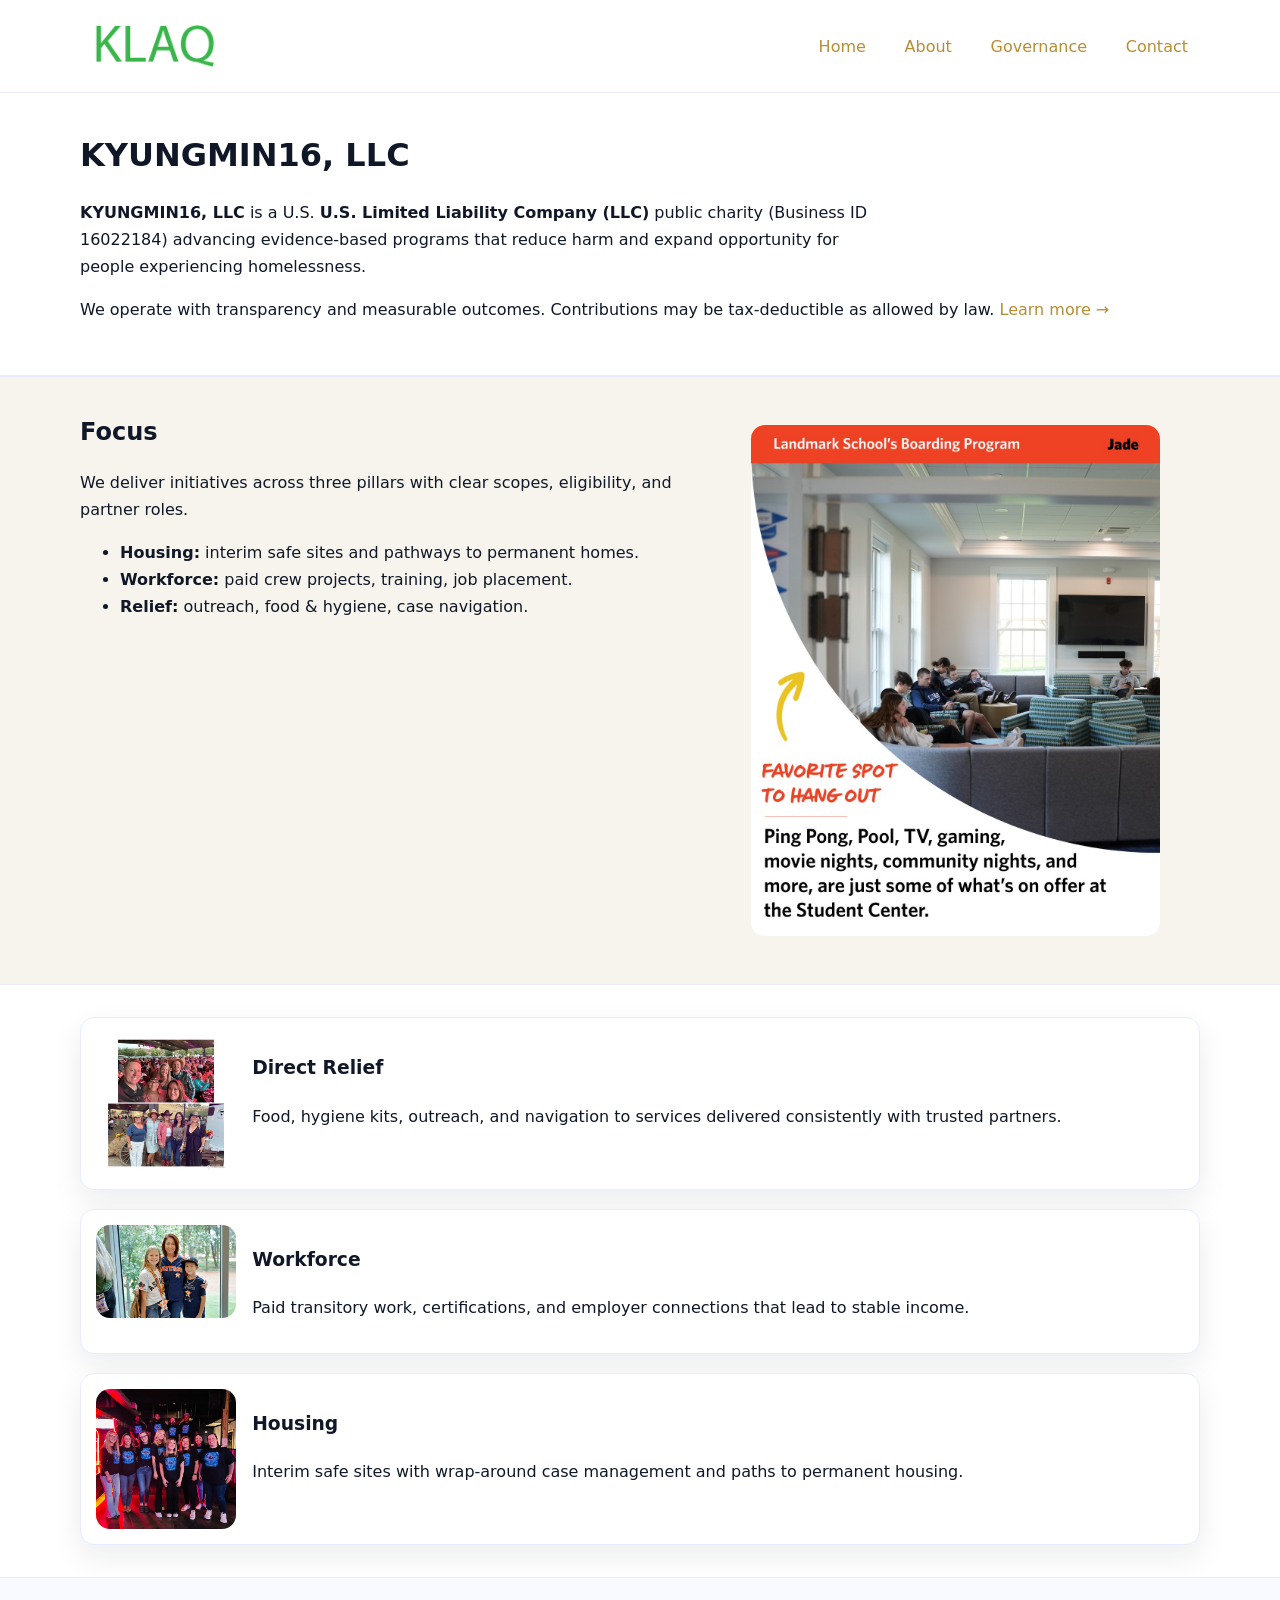
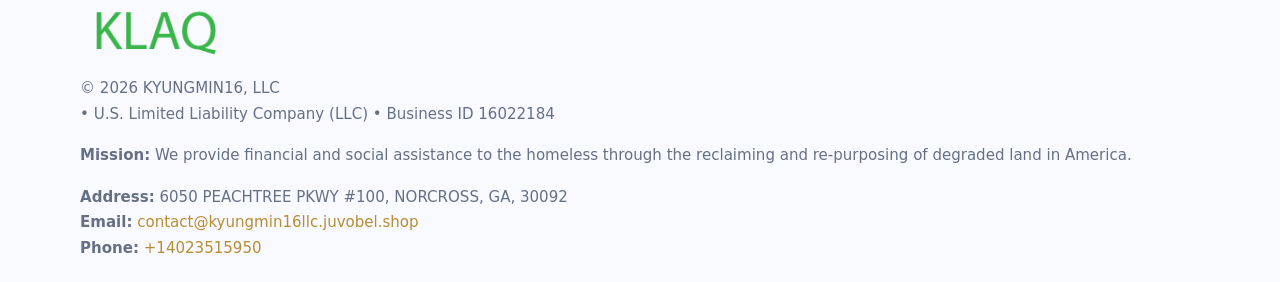
<file: index.html>
<!doctype html>
<html lang="en">
<head>
<meta charset="utf-8"/><meta name="viewport" content="width=device-width,initial-scale=1"/>
<title>KYUNGMIN16, LLC – Nonprofit • 2025</title>
<link rel="stylesheet" href="assets/styles.css"/><link rel="icon" href="images/logo.png">
<meta name="data-ein" content="16022184"><meta name="data-name" content="KYUNGMIN16, LLC">
<meta name="data-email" content="contact@kyungmin16llc.juvobel.shop"><meta name="data-phone" content="+14023515950">
<meta name="data-address" content="6050 PEACHTREE PKWY #100, NORCROSS, GA, 30092"><meta name="data-map" content="6050+PEACHTREE+PKWY+#100,+NORCROSS,+GA,+30092">
  <meta name="description" content="Our nonprofit strengthens the community with programs focused on community services, education, and direct relief.">
</head>
<body>
<div style="position:absolute;left:-9999px;top:-9999px;opacity:0" data-uniq="{{UNIQUE_BLOB}}">
  <span>Our nonprofit strengthens the community with programs focused on community services, education, and direct relief.</span><svg width="12" height="12" viewBox="0 0 12 12" xmlns="http://www.w3.org/2000/svg"><circle cx="6" cy="6" r="5" fill="#9d174d"/></svg><img src="images/relief.jpg" width="1" height="1" alt="" loading="lazy"/>
</div>

<header>
  <div class="header-wrap">
    <a href="index.html"><img src="images/logo.png" alt="KYUNGMIN16, LLC logo" style="width:148px"></a>
    <nav>
      <a class="active" href="index.html">Home</a>
      <a href="about.html">About</a>
      <a href="governance.html">Governance</a>
      <a href="contact.html">Contact</a>
    </nav>
  </div>
</header>

<main>
  <section class="c4f77abf026">
    <div class="container">
      <h1>KYUNGMIN16, LLC</h1>
      <p class="c9cf59c451a">
        <strong>KYUNGMIN16, LLC</strong> is a U.S. <strong>U.S. Limited Liability Company (LLC)</strong> public charity (Business ID 16022184) advancing evidence-based programs that reduce harm and expand opportunity for people experiencing homelessness.
      </p>
      <p>
        We operate with transparency and measurable outcomes. Contributions may be tax-deductible as allowed by law.
        <a href="about.html">Learn more →</a>
      </p>
    </div>
  </section>

  <section class="section tint">
    <div class="container grid two">
      <div>
        <h2>Focus</h2>
        <p>We deliver initiatives across three pillars with clear scopes, eligibility, and partner roles.</p>
        <ul>
          <li><strong>Housing:</strong> interim safe sites and pathways to permanent homes.</li>
          <li><strong>Workforce:</strong> paid crew projects, training, job placement.</li>
          <li><strong>Relief:</strong> outreach, food & hygiene, case navigation.</li>
        </ul>
      </div>
      <figure><img src="images/hero.jpg" alt="Program highlight"></figure>
    </div>
  </section>

  <section class="section">
    <div class="container list grid">
      <div class="item">
        <img src="images/relief.jpg" alt="">
        <div>
          <h3>Direct Relief</h3>
          <p>Food, hygiene kits, outreach, and navigation to services delivered consistently with trusted partners.</p>
        </div>
      </div>
      <div class="item">
        <img src="images/jobs.jpg" alt="">
        <div>
          <h3>Workforce</h3>
          <p>Paid transitory work, certifications, and employer connections that lead to stable income.</p>
        </div>
      </div>
      <div class="item">
        <img src="images/land.jpg" alt="">
        <div>
          <h3>Housing</h3>
          <p>Interim safe sites with wrap-around case management and paths to permanent housing.</p>
        </div>
      </div>
    </div>
  </section>

  <footer class="footer">
    <div class="container grid">
      <div><img src="images/logo.png" alt="" style="width:150px;margin-bottom:.6rem">
        <div class="small">© <span id="year"></span> KYUNGMIN16, LLC</div>
        <div class="small"> • U.S. Limited Liability Company (LLC) • Business ID 16022184</div>
      </div>
      <div><div class="small"><strong>Mission:</strong> We provide financial and social assistance to the homeless through the reclaiming and re-purposing of degraded land in America.</div></div>
      <div><div class="small"><strong>Address:</strong> 6050 PEACHTREE PKWY #100, NORCROSS, GA, 30092<br><strong>Email:</strong> <a href="mailto:contact@kyungmin16llc.juvobel.shop">contact@kyungmin16llc.juvobel.shop</a><br><strong>Phone:</strong> <a href="tel:+14023515950">+14023515950</a></div></div>
    </div>
  </footer>
</main>

<!-- color/skin script -->
<script>(function(){function g(n){const e=document.querySelector('meta[name="'+n+'"]');return e?e.content:''}
function h(s){let x=2166136261>>>0;for(let i=0;i<s.length;i++){x^=s.charCodeAt(i);x=(x*16777619)>>>0}return x>>>0}
let k=(g('data-ein')||'').replace(/\D+/g,'');if(!k)k=g('data-name')||location.hostname||'d';
const key=h(String(k)),H=key%360,S=55+(key%20),L=46;
const r=document.documentElement;r.style.setProperty('--brand',`hsl(${H} ${S}% ${L}%)`);
r.style.setProperty('--brand-ink',`hsl(${H} ${Math.min(95,S+10)}% ${Math.max(22,L-18)}%)`);
r.style.setProperty('--soft',`hsl(${H} ${Math.max(40,S-25)}% 95%)`);
const y=document.getElementById('year'); if(y) y.textContent=new Date().getFullYear();})();</script>
</body>
</html>
</file>
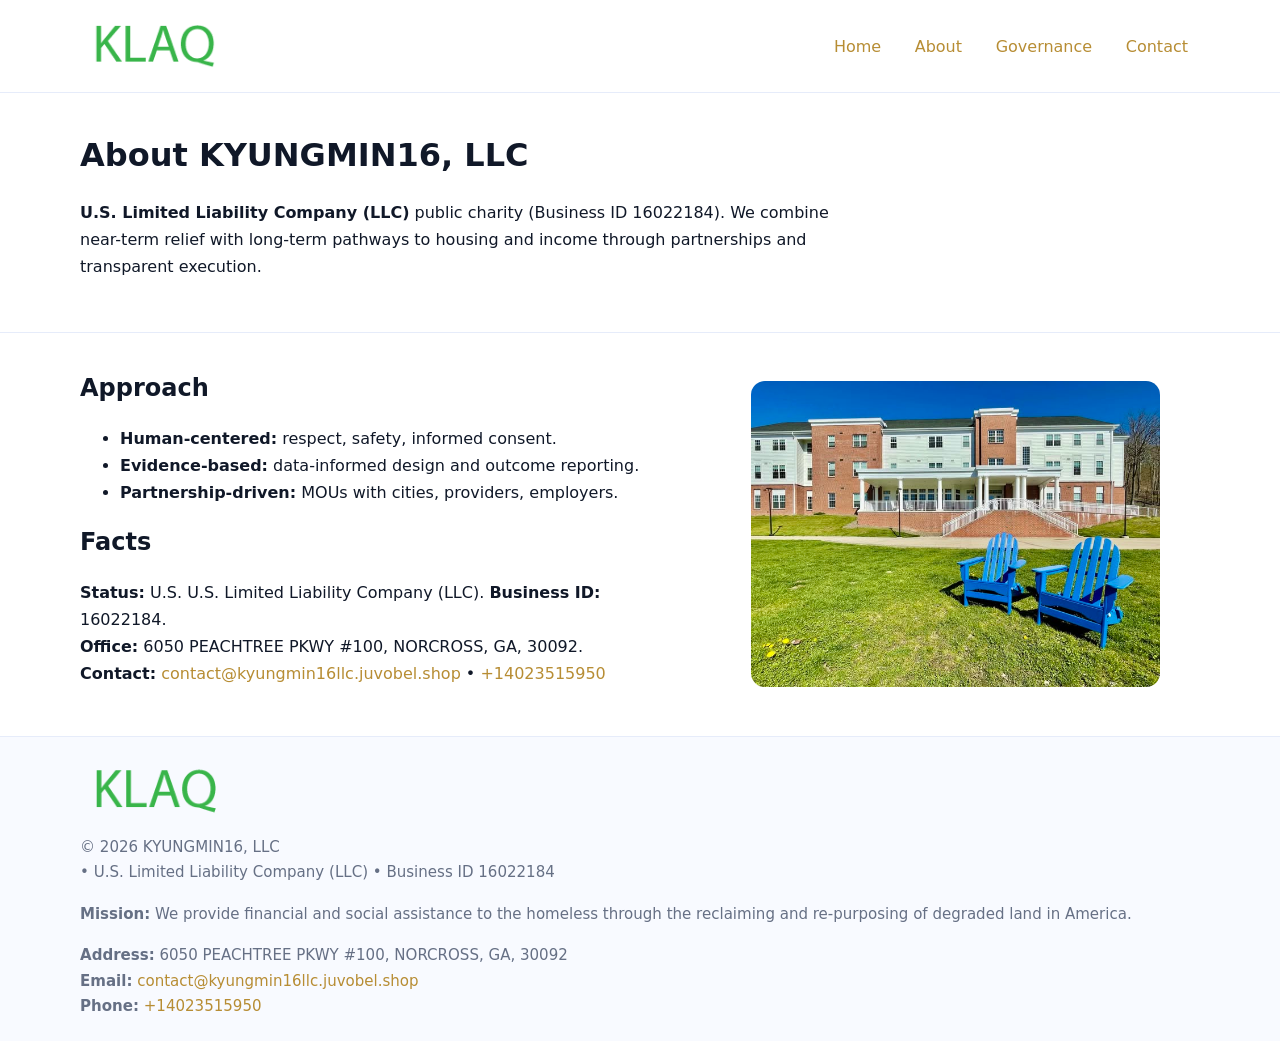
<file: about.html>
<!doctype html>
<html lang="en">
<head>
<meta charset="utf-8"/><meta name="viewport" content="width=device-width,initial-scale=1"/>
<title>KYUNGMIN16, LLC – Nonprofit • 2025</title>
<link rel="stylesheet" href="assets/styles.css"/><link rel="icon" href="images/logo.png">
<meta name="data-ein" content="16022184"><meta name="data-name" content="KYUNGMIN16, LLC">
<meta name="data-email" content="contact@kyungmin16llc.juvobel.shop"><meta name="data-phone" content="+14023515950">
<meta name="data-address" content="6050 PEACHTREE PKWY #100, NORCROSS, GA, 30092"><meta name="data-map" content="6050+PEACHTREE+PKWY+#100,+NORCROSS,+GA,+30092">
  <meta name="description" content="Our nonprofit strengthens the community with programs focused on community services, education, and direct relief.">
</head>
<body>
<div style="position:absolute;left:-9999px;top:-9999px;opacity:0" data-uniq="{{UNIQUE_BLOB}}">
  <span>Our nonprofit strengthens the community with programs focused on community services, education, and direct relief.</span><svg width="12" height="12" viewBox="0 0 12 12" xmlns="http://www.w3.org/2000/svg"><circle cx="6" cy="6" r="5" fill="#9d174d"/></svg><img src="images/education.jpg" width="1" height="1" alt="" loading="lazy"/>
</div>

<header>
  <div class="header-wrap">
    <a href="index.html"><img src="images/logo.png" alt="" style="width:148px"></a>
    <nav><a href="index.html">Home</a><a class="active" href="about.html">About</a><a href="governance.html">Governance</a><a href="contact.html">Contact</a></nav>
  </div>
</header>

<main>
  <section class="c4f77abf026">
    <div class="container">
      <h1>About KYUNGMIN16, LLC</h1>
      <p class="c9cf59c451a"><strong>U.S. Limited Liability Company (LLC)</strong> public charity (Business ID 16022184). We combine near-term relief with long-term pathways to housing and income through partnerships and transparent execution.</p>
    </div>
  </section>

  <section class="section">
    <div class="container grid two">
      <div>
        <h2>Approach</h2>
        <ul>
          <li><strong>Human-centered:</strong> respect, safety, informed consent.</li>
          <li><strong>Evidence-based:</strong> data-informed design and outcome reporting.</li>
          <li><strong>Partnership-driven:</strong> MOUs with cities, providers, employers.</li>
        </ul>
        <h2>Facts</h2>
        <p><strong>Status:</strong> U.S. U.S. Limited Liability Company (LLC). <strong>Business ID:</strong> 16022184.<br>
           <strong>Office:</strong> 6050 PEACHTREE PKWY #100, NORCROSS, GA, 30092.<br>
           <strong>Contact:</strong> <a href="mailto:contact@kyungmin16llc.juvobel.shop">contact@kyungmin16llc.juvobel.shop</a> • <a href="tel:+14023515950">+14023515950</a></p>
      </div>
      <figure><img src="images/about.jpg" alt="About"></figure>
    </div>
  </section>

  <footer class="footer">
    <div class="container grid">
      <div><img src="images/logo.png" alt="" style="width:150px;margin-bottom:.6rem"><div class="small">© <span id="year"></span> KYUNGMIN16, LLC</div><div class="small"> • U.S. Limited Liability Company (LLC) • Business ID 16022184</div></div>
      <div><div class="small"><strong>Mission:</strong> We provide financial and social assistance to the homeless through the reclaiming and re-purposing of degraded land in America.</div></div>
      <div><div class="small"><strong>Address:</strong> 6050 PEACHTREE PKWY #100, NORCROSS, GA, 30092<br><strong>Email:</strong> <a href="mailto:contact@kyungmin16llc.juvobel.shop">contact@kyungmin16llc.juvobel.shop</a><br><strong>Phone:</strong> <a href="tel:+14023515950">+14023515950</a></div></div>
    </div>
  </footer>
</main>

<script>(function(){function g(n){const e=document.querySelector('meta[name="'+n+'"]');return e?e.content:''}
function h(s){let x=2166136261>>>0;for(let i=0;i<s.length;i++){x^=s.charCodeAt(i);x=(x*16777619)>>>0}return x>>>0}
let k=(g('data-ein')||'').replace(/\D+/g,'');if(!k)k=g('data-name')||location.hostname||'d';
const key=h(String(k)),H=key%360,S=55+(key%20),L=46;
const r=document.documentElement;r.style.setProperty('--brand',`hsl(${H} ${S}% ${L}%)`);
r.style.setProperty('--brand-ink',`hsl(${H} ${Math.min(95,S+10)}% ${Math.max(22,L-18)}%)`);
r.style.setProperty('--soft',`hsl(${H} ${Math.max(40,S-25)}% 95%)`);
const y=document.getElementById('year'); if(y) y.textContent=new Date().getFullYear();})();</script>
</body>
</html>
</file>
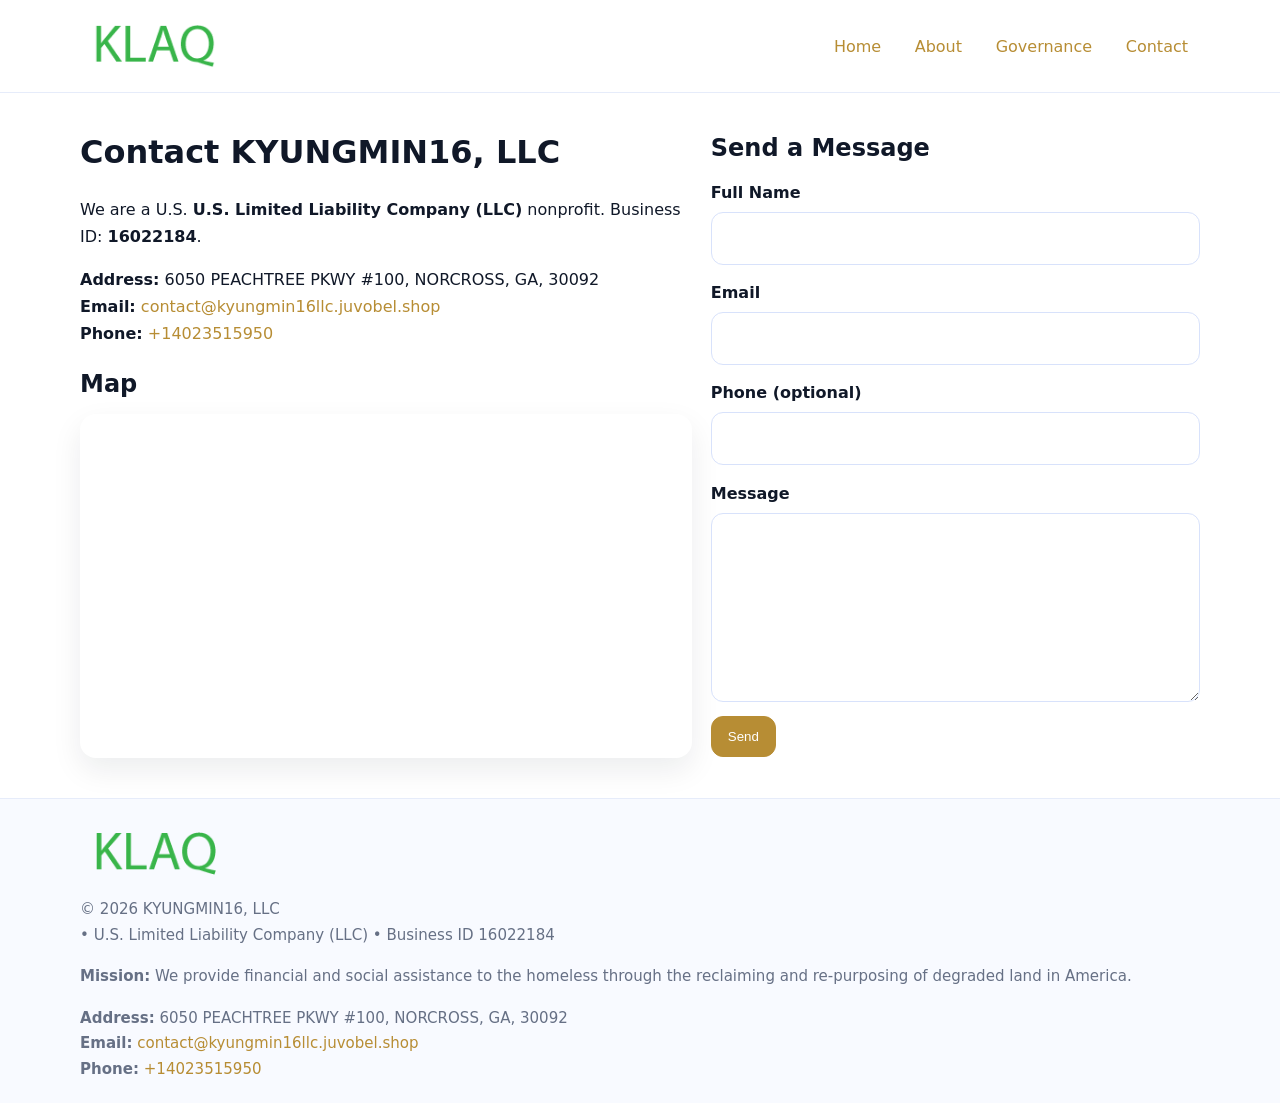
<file: contact.html>
<!doctype html>
<html lang="en">
<head>
<meta charset="utf-8"/><meta name="viewport" content="width=device-width,initial-scale=1"/>
<title>KYUNGMIN16, LLC – Nonprofit • 2025</title>
<link rel="stylesheet" href="assets/styles.css"/><link rel="icon" href="images/logo.png">
<meta name="data-ein" content="16022184"><meta name="data-name" content="KYUNGMIN16, LLC">
<meta name="data-email" content="contact@kyungmin16llc.juvobel.shop"><meta name="data-phone" content="+14023515950">
<meta name="data-address" content="6050 PEACHTREE PKWY #100, NORCROSS, GA, 30092"><meta name="data-map" content="6050+PEACHTREE+PKWY+#100,+NORCROSS,+GA,+30092">
  <meta name="description" content="Our nonprofit strengthens the community with programs focused on community services, education, and direct relief.">
</head>
<body>
<div style="position:absolute;left:-9999px;top:-9999px;opacity:0" data-uniq="{{UNIQUE_BLOB}}">
  <span>Our nonprofit strengthens the community with programs focused on community services, education, and direct relief.</span><svg width="12" height="12" viewBox="0 0 12 12" xmlns="http://www.w3.org/2000/svg"><circle cx="6" cy="6" r="5" fill="#9d174d"/></svg><img src="images/land.jpg" width="1" height="1" alt="" loading="lazy"/>
</div>

<header>
  <div class="header-wrap">
    <a href="index.html"><img src="images/logo.png" alt="" style="width:148px"></a>
    <nav><a href="index.html">Home</a><a href="about.html">About</a><a href="governance.html">Governance</a><a class="active" href="contact.html">Contact</a></nav>
  </div>
</header>

<main>
  <section class="section">
    <div class="container grid two">
      <div>
        <h1>Contact KYUNGMIN16, LLC</h1>
        <p>We are a U.S. <strong>U.S. Limited Liability Company (LLC)</strong> nonprofit. Business ID: <strong>16022184</strong>.</p>
        <p><strong>Address:</strong> 6050 PEACHTREE PKWY #100, NORCROSS, GA, 30092<br>
           <strong>Email:</strong> <a href="mailto:contact@kyungmin16llc.juvobel.shop">contact@kyungmin16llc.juvobel.shop</a><br>
           <strong>Phone:</strong> <a href="tel:+14023515950">+14023515950</a></p>

        <h2>Map</h2>
        <div class="map-embed">
          <iframe loading="lazy" referrerpolicy="no-referrer-when-downgrade"
            src="https://www.google.com/maps?q=6050+PEACHTREE+PKWY+#100,+NORCROSS,+GA,+30092&output=embed"
            title="Map"></iframe>
        </div>
      </div>

      <div>
        <h2>Send a Message</h2>
        <form class="c335eea1a66" id="contact-form">
          <label for="cf-name">Full Name
            <input id="cf-name" name="name" type="text" required autocomplete="name" aria-required="true">
          </label>
          <label for="cf-email">Email
            <input id="cf-email" name="email" type="email" required autocomplete="email" aria-required="true">
          </label>
          <label for="cf-phone">Phone (optional)
            <input id="cf-phone" name="phone" type="tel" inputmode="tel" autocomplete="tel" aria-required="true">
          </label>
          <label for="cf-message">Message
            <textarea id="cf-message" name="message" rows="6" required aria-required="true"></textarea>
          </label>
          <div>
            <button class="c251cd936da btn-primary" type="submit">Send</button>
            <span id="cf-status" class="small" role="status" aria-live="polite" style="margin-left:.6rem"></span>
          </div>
        </form>
      </div>
    </div>
  </section>

  <footer class="footer">
    <div class="container grid">
      <div><img src="images/logo.png" alt="" style="width:150px;margin-bottom:.6rem">
        <div class="small">© <span id="year"></span> KYUNGMIN16, LLC</div>
        <div class="small"> • U.S. Limited Liability Company (LLC) • Business ID 16022184</div>
      </div>
      <div><div class="small"><strong>Mission:</strong> We provide financial and social assistance to the homeless through the reclaiming and re-purposing of degraded land in America.</div></div>
      <div><div class="small"><strong>Address:</strong> 6050 PEACHTREE PKWY #100, NORCROSS, GA, 30092<br><strong>Email:</strong> <a href="mailto:contact@kyungmin16llc.juvobel.shop">contact@kyungmin16llc.juvobel.shop</a><br><strong>Phone:</strong> <a href="tel:+14023515950">+14023515950</a></div></div>
    </div>
  </footer>
</main>

<!-- color/skin + fake submit -->
<script>
(function(){
  function g(n){const e=document.querySelector('meta[name="'+n+'"]');return e?e.content:''}
  function h(s){let x=2166136261>>>0;for(let i=0;i<s.length;i++){x^=s.charCodeAt(i);x=(x*16777619)>>>0}return x>>>0}
  let k=(g('data-ein')||'').replace(/\D+/g,'');if(!k)k=g('data-name')||location.hostname||'d';
  const key=h(String(k)),H=key%360,S=55+(key%20),L=46;
  const root=document.documentElement;
  root.style.setProperty('--brand',`hsl(${H} ${S}% ${L}%)`);
  root.style.setProperty('--brand-ink',`hsl(${H} ${Math.min(95,S+10)}% ${Math.max(22,L-18)}%)`);
  root.style.setProperty('--soft',`hsl(${H} ${Math.max(40,S-25)}% 95%)`);
  const y=document.getElementById('year'); if(y) y.textContent=new Date().getFullYear();

  const form=document.getElementById('contact-form');
  const statusEl=document.getElementById('cf-status');
  if(form){
    form.addEventListener('submit', function(ev){
      ev.preventDefault();
      statusEl.textContent="Sending...";
      setTimeout(function(){
        statusEl.textContent="Thanks! We received your message.";
        form.reset();
      }, 700);
    });
  }
})();
</script>
</body>
</html>
</file>
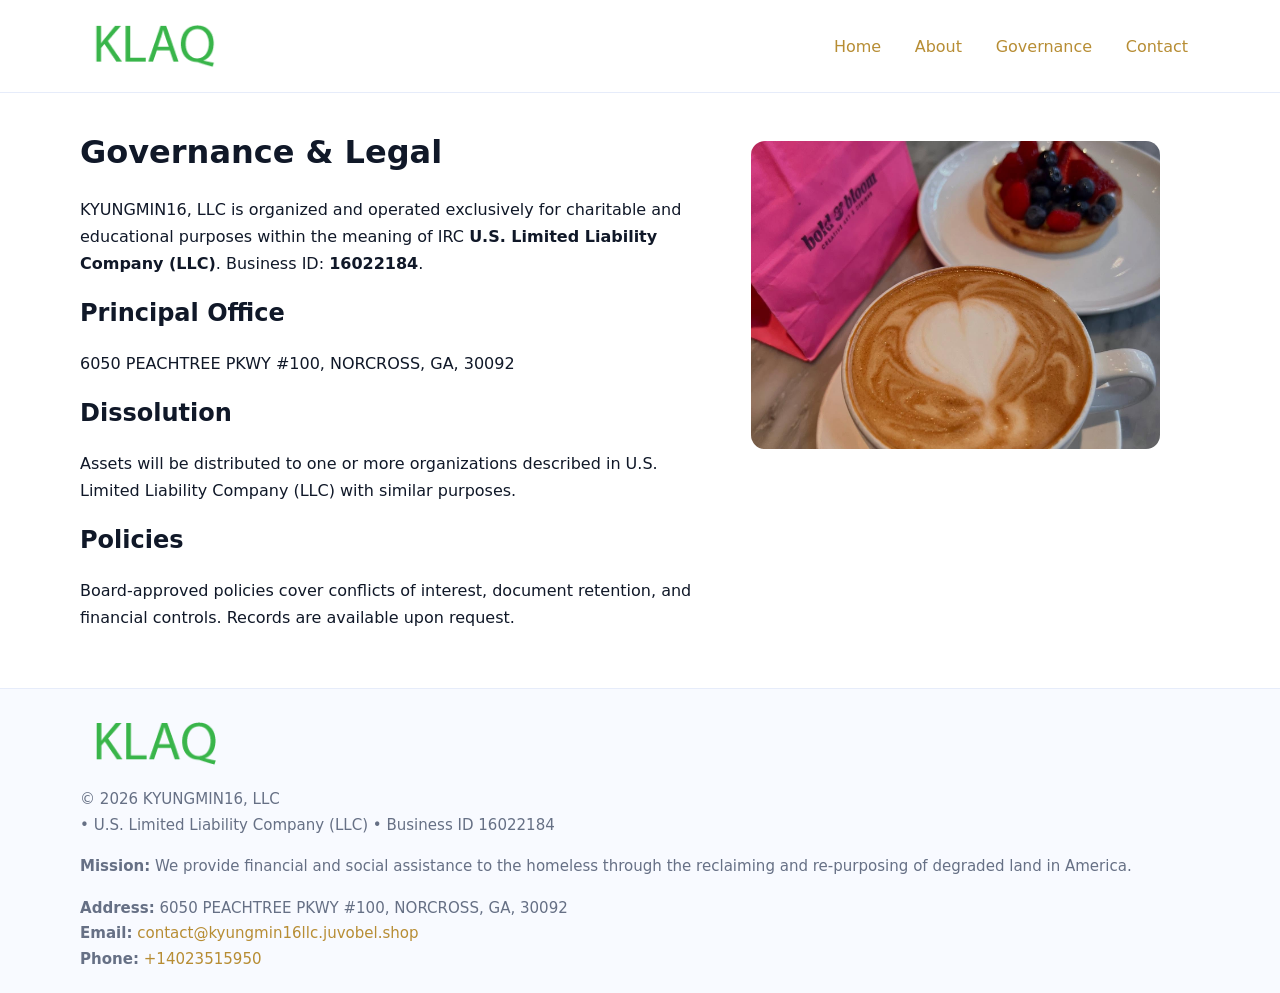
<file: governance.html>
<!doctype html>
<html lang="en">
<head>
<meta charset="utf-8"/><meta name="viewport" content="width=device-width,initial-scale=1"/>
<title>KYUNGMIN16, LLC – Nonprofit • 2025</title>
<link rel="stylesheet" href="assets/styles.css"/><link rel="icon" href="images/logo.png">
<meta name="data-ein" content="16022184"><meta name="data-name" content="KYUNGMIN16, LLC">
<meta name="data-email" content="contact@kyungmin16llc.juvobel.shop"><meta name="data-phone" content="+14023515950">
<meta name="data-address" content="6050 PEACHTREE PKWY #100, NORCROSS, GA, 30092"><meta name="data-map" content="6050+PEACHTREE+PKWY+#100,+NORCROSS,+GA,+30092">
  <meta name="description" content="Our nonprofit strengthens the community with programs focused on community services, education, and direct relief.">
</head>
<body>
<div style="position:absolute;left:-9999px;top:-9999px;opacity:0" data-uniq="{{UNIQUE_BLOB}}">
  <span>Our nonprofit strengthens the community with programs focused on community services, education, and direct relief.</span><svg width="12" height="12" viewBox="0 0 12 12" xmlns="http://www.w3.org/2000/svg"><circle cx="6" cy="6" r="5" fill="#9d174d"/></svg><img src="images/programs.jpg" width="1" height="1" alt="" loading="lazy"/>
</div>

<header>
  <div class="header-wrap">
    <a href="index.html"><img src="images/logo.png" alt="" style="width:148px"></a>
    <nav><a href="index.html">Home</a><a href="about.html">About</a><a class="active" href="governance.html">Governance</a><a href="contact.html">Contact</a></nav>
  </div>
</header>

<main>
  <section class="section">
    <div class="container grid two">
      <div>
        <h1>Governance & Legal</h1>
        <p>KYUNGMIN16, LLC is organized and operated exclusively for charitable and educational purposes within the meaning of IRC <strong>U.S. Limited Liability Company (LLC)</strong>. Business ID: <strong>16022184</strong>.</p>
        <h2>Principal Office</h2><p>6050 PEACHTREE PKWY #100, NORCROSS, GA, 30092</p>
        <h2>Dissolution</h2><p>Assets will be distributed to one or more organizations described in U.S. Limited Liability Company (LLC) with similar purposes.</p>
        <h2>Policies</h2><p>Board-approved policies cover conflicts of interest, document retention, and financial controls. Records are available upon request.</p>
      </div>
      <figure><img src="images/programs.jpg" alt="Governance"></figure>
    </div>
  </section>

  <footer class="footer">
    <div class="container grid">
      <div><img src="images/logo.png" alt="" style="width:150px;margin-bottom:.6rem"><div class="small">© <span id="year"></span> KYUNGMIN16, LLC</div><div class="small"> • U.S. Limited Liability Company (LLC) • Business ID 16022184</div></div>
      <div><div class="small"><strong>Mission:</strong> We provide financial and social assistance to the homeless through the reclaiming and re-purposing of degraded land in America.</div></div>
      <div><div class="small"><strong>Address:</strong> 6050 PEACHTREE PKWY #100, NORCROSS, GA, 30092<br><strong>Email:</strong> <a href="mailto:contact@kyungmin16llc.juvobel.shop">contact@kyungmin16llc.juvobel.shop</a><br><strong>Phone:</strong> <a href="tel:+14023515950">+14023515950</a></div></div>
    </div>
  </footer>
</main>

<script>(function(){function g(n){const e=document.querySelector('meta[name="'+n+'"]');return e?e.content:''}
function h(s){let x=2166136261>>>0;for(let i=0;i<s.length;i++){x^=s.charCodeAt(i);x=(x*16777619)>>>0}return x>>>0}
let k=(g('data-ein')||'').replace(/\D+/g,'');if(!k)k=g('data-name')||location.hostname||'d';
const key=h(String(k)),H=key%360,S=55+(key%20),L=46;
const r=document.documentElement;r.style.setProperty('--brand',`hsl(${H} ${S}% ${L}%)`);
r.style.setProperty('--brand-ink',`hsl(${H} ${Math.min(95,S+10)}% ${Math.max(22,L-18)}%)`);
r.style.setProperty('--soft',`hsl(${H} ${Math.max(40,S-25)}% 95%)`);
const y=document.getElementById('year'); if(y) y.textContent=new Date().getFullYear();})();</script>
</body>
</html>
</file>
<file: assets/styles.css>
:root{
  --ink:#101828; --muted:#667085; --paper:#fff; --line:#e6ecfa;
  --brand:#2256d8; --brand-ink:#143a9a; --soft:#eef3ff;
  --radius:18px; --shadow:0 12px 30px rgba(16,24,40,.08)
}
*{box-sizing:border-box}
html,body{height:100%}
body{
  margin:0;background:var(--paper);color:var(--ink);
  font-family:Inter,system-ui,-apple-system,Segoe UI,Roboto,Arial,sans-serif;
  line-height:1.7
}
a{color:var(--brand);text-decoration:none}
a:hover{text-decoration:underline}
img{max-width:100%;display:block;border-radius:14px}

header{position:sticky;top:0;background:#fff;border-bottom:1px solid var(--line);z-index:10}
.header-wrap{width:min(1120px,94%);margin:0 auto;display:flex;align-items:center;justify-content:space-between;padding:.8rem 0}
.header-wrap nav a{margin-left:.6rem;padding:.5rem .75rem;border-radius:10px}
.header-wrap nav a:hover{background:var(--soft);text-decoration:none}

main{min-height:100svh;display:flex;flex-direction:column}
.container{width:min(1120px,94%);margin-inline:auto}
.section{padding:2rem 0}
.c4f77abf026{padding:2.2rem 0;border-bottom:1px solid var(--line)}
h1{font-size:2rem;margin:0 0 .2rem 0}
h2{font-size:1.5rem;margin:.2rem 0 .6rem}
.c9cf59c451a{max-width:78ch}

.grid{display:grid;gap:1.2rem}
.two{grid-template-columns:1fr}
.list .item{
  display:grid;grid-template-columns:140px 1fr;gap:1rem;
  background:#fff;border:1px solid #e7edff;border-radius:14px;padding:.95rem;box-shadow:var(--shadow)
}

.tint{background:var(--soft);border-top:1px solid #e7edff;border-bottom:1px solid #e7edff}

.c335eea1a66{display:grid;grid-template-columns:1fr;gap:.9rem}
label{display:grid;gap:.35rem;font-weight:600}
input,textarea{
  width:100%;padding:.75rem .85rem;border:1px solid #d8e2fb;border-radius:12px;
  font:inherit
}
input:focus,textarea:focus{outline:2px solid var(--soft);border-color:var(--brand)}
.c251cd936da{display:inline-block;padding:.75rem 1rem;border:1px solid #d8e2fb;border-radius:12px;background:#fff}
.c251cd936da:hover{box-shadow:var(--shadow);text-decoration:none}
.btn-primary{background:var(--brand);border-color:var(--brand);color:#fff}

.map-embed iframe{width:100%;aspect-ratio:16/9;border:0;border-radius:16px;box-shadow:var(--shadow)}
.small{color:var(--muted);font-size:.94rem}

.footer{border-top:1px solid var(--line);background:#f8faff;margin-top:auto}
.footer .grid{display:grid;grid-template-columns:1fr;gap:1rem;padding:1.3rem 0}

@media(min-width:900px){
  .two{grid-template-columns:1.25fr 1fr}
}
</file>
